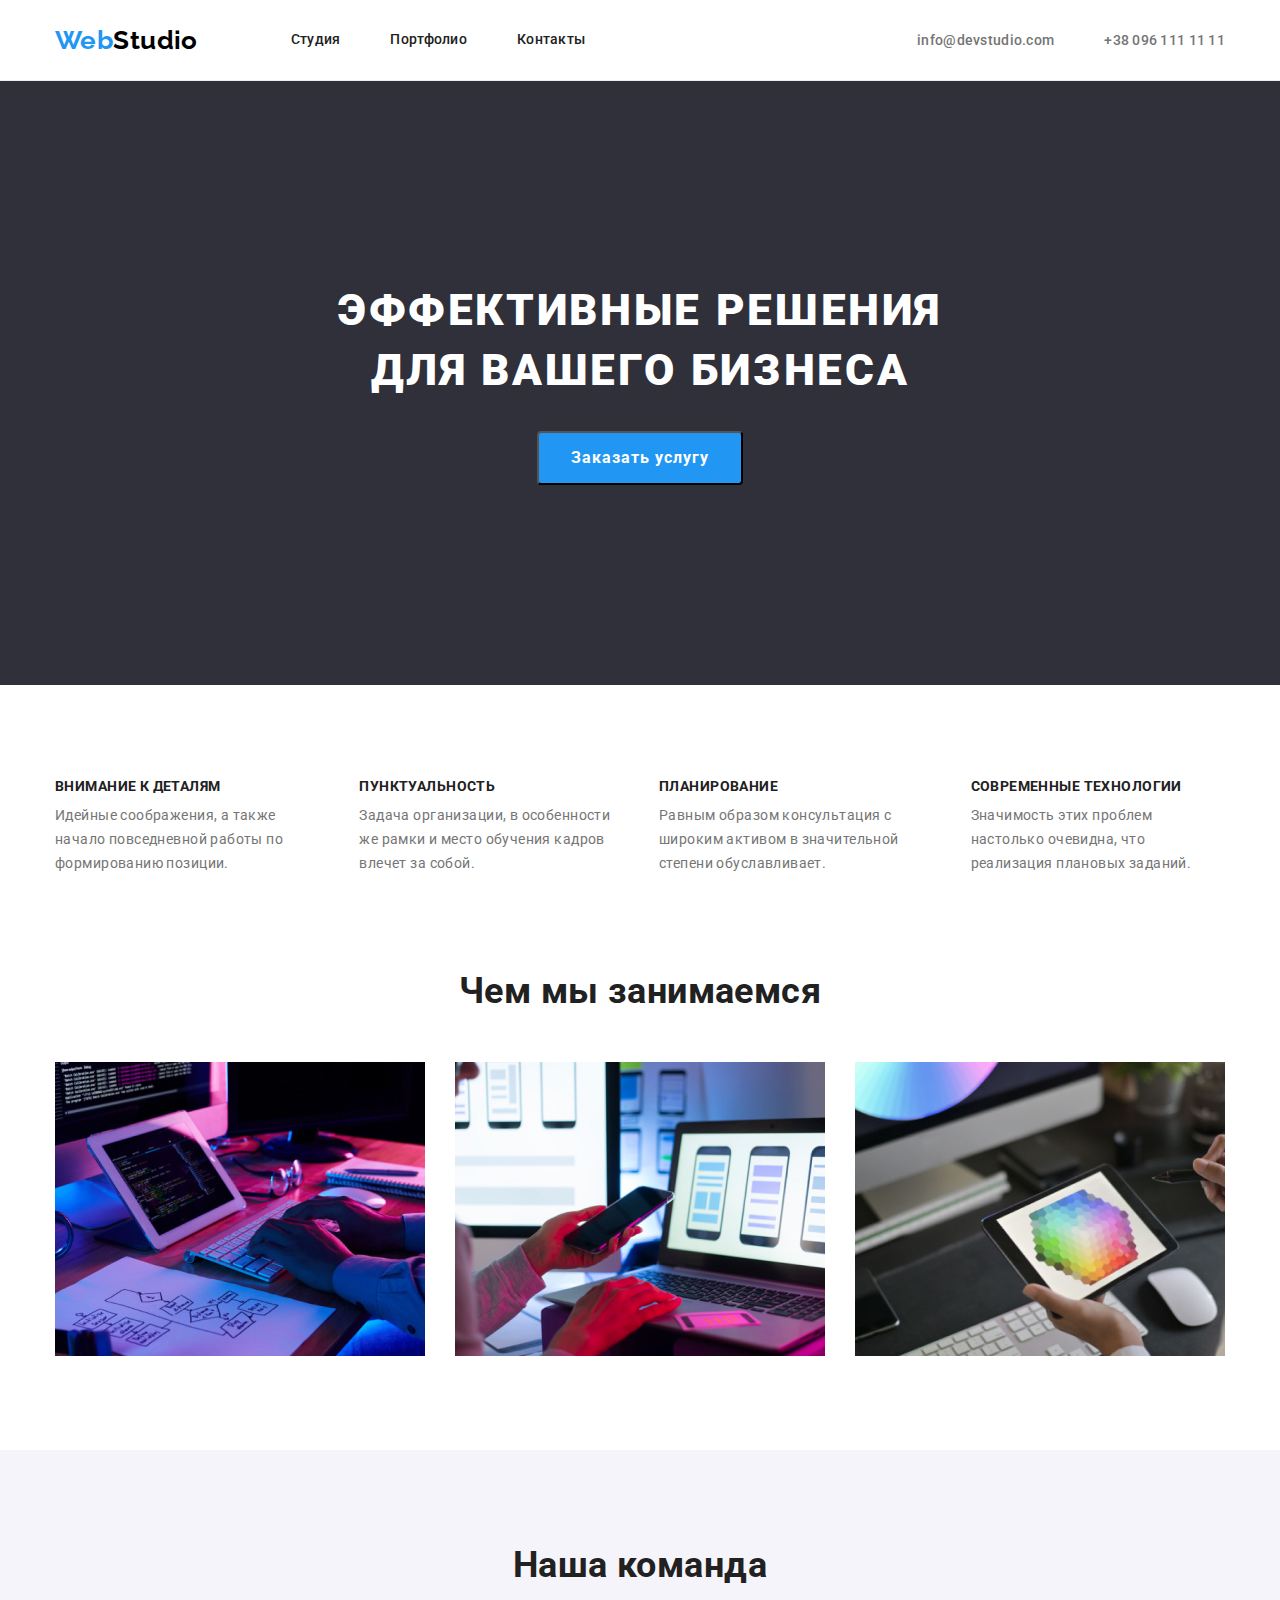
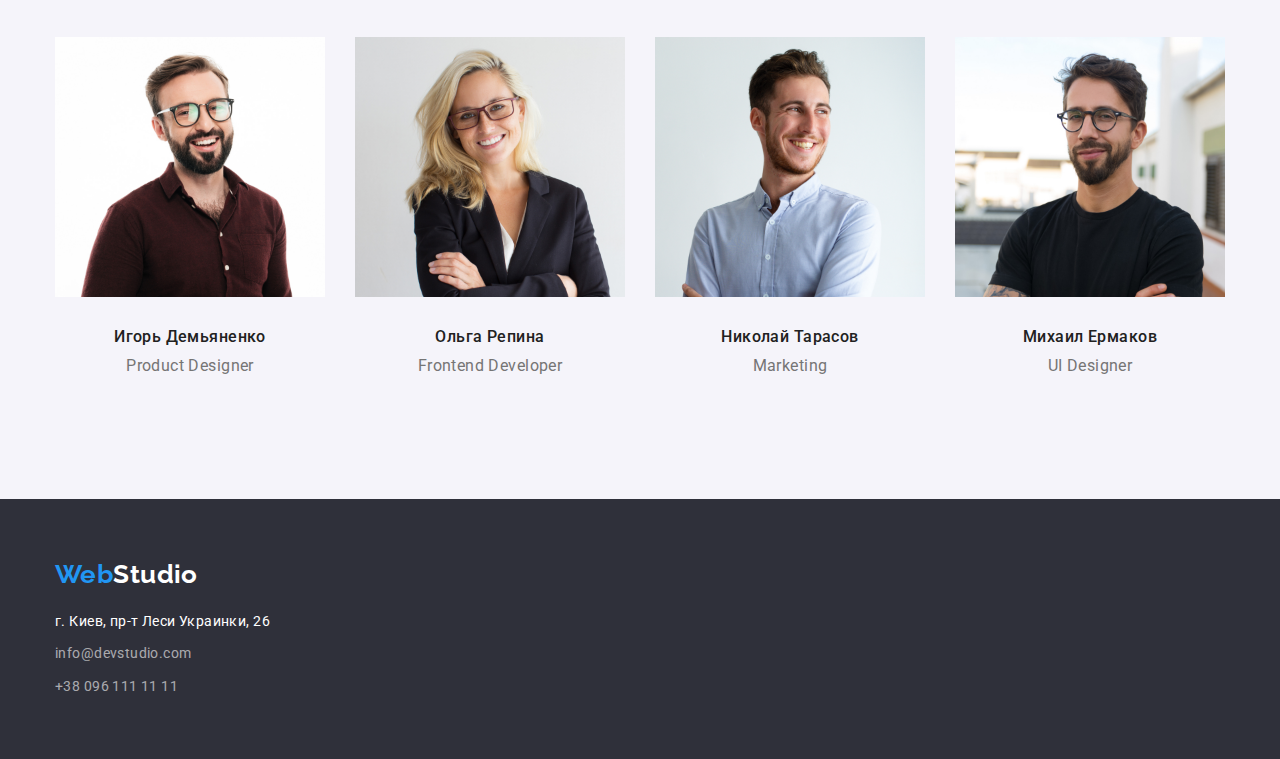
<file: index.html>
<!DOCTYPE html>
<html lang="ru">
  <head>
    <meta charset="UTF-8" />
    <meta http-equiv="X-UA-Compatible" content="IE=edge" />
    <meta name="viewport" content="width=device-width, initial-scale=1.0" />
    <title>WebStudio</title>
    <link rel="preconnect" href="https://fonts.googleapis.com" />
    <link rel="preconnect" href="https://fonts.gstatic.com" crossorigin />
    <link
      href="https://fonts.googleapis.com/css2?family=Raleway:wght@700&family=Roboto:wght@400;500;700;900&display=swap"
      rel="stylesheet"
    />
    <link
      rel="stylesheet"
      href="https://cdnjs.cloudflare.com/ajax/libs/modern-normalize/1.1.0/modern-normalize.min.css"
    />
    <link rel="stylesheet" href="./styles/styles.css" />
  </head>
  <body>
    <header class="header">
      <div class="container main-nav">
        <nav class="nav">
          <a href="./index.html" class="logo"> <span class="logo-blue">Web</span>Studio</a>
          <ul class="site-nav">
            <li class="item"><a href="./index.html" class="link">Студия</a></li>
            <li class="item"><a href="./portfolio.html" class="link">Портфолио</a></li>
            <li class="item"><a href="" class="link">Контакты</a></li>
          </ul>
        </nav>
        <ul class="addresses">
          <li class="item">
            <a href="mailto:info@devstudio.com" class="link">info@devstudio.com </a>
          </li>
          <li class="item"><a href="tel:+380961111111" class="link">+38 096 111 11 11</a></li>
        </ul>
      </div>
    </header>
    <main>
      <section class="hero">
        <div class="container">
          <h1 class="hero-title">Эффективные решения для вашего бизнеса</h1>
          <button class="button primary">Заказать услугу</button>
        </div>
      </section>
      <section class="section">
        <div class="container">
          <ul class="benefits">
            <li class="item">
              <h3 class="title">Внимание к деталям</h3>
              <p class="description">
                Идейные соображения, а также начало повседневной работы по формированию позиции.
              </p>
            </li>
            <li class="item">
              <h3 class="title">Пунктуальность</h3>
              <p class="description">
                Задача организации, в особенности же рамки и место обучения кадров влечет за собой.
              </p>
            </li>
            <li class="item">
              <h3 class="title">Планирование</h3>
              <p class="description">
                Равным образом консультация с широким активом в значительной степени обуславливает.
              </p>
            </li>
            <li class="item">
              <h3 class="title">Современные технологии</h3>
              <p class="description">
                Значимость этих проблем настолько очевидна, что реализация плановых заданий.
              </p>
            </li>
          </ul>
        </div>
      </section>

      <section class="section no-padding">
        <div class="container">
          <h2 class="section-title">Чем мы занимаемся</h2>
          <ul class="works">
            <li class="item"><img src="./img/web.jpg" alt="Web development" width="370" /></li>
            <li class="item">
              <img src="./img/mobile.jpg" alt="Mobile development" width="370" />
            </li>
            <li class="item"><img src="./img/design.jpg" alt="Web design" width="370" /></li>
          </ul>
        </div>
      </section>
      <section class="section team-bg">
        <div class="container">
          <h2 class="section-title">Наша команда</h2>
          <ul class="team">
            <li class="team-item">
              <img src="./img/demianenko.jpg" alt="Product Designer" width="270" />
              <div class="description">
                <h3 class="title">Игорь Демьяненко</h3>
                <p class="profession">Product Designer</p>
              </div>
            </li>
            <li class="team-item">
              <img src="./img/riepina.jpg" alt="Frontend Developer" width="270" />
              <div class="description">
                <h3 class="title">Ольга Репина</h3>
                <p class="profession">Frontend Developer</p>
              </div>
            </li>
            <li class="team-item">
              <img src="./img/tarasov.jpg" alt="Marketing" width="270" />
              <div class="description">
                <h3 class="title">Николай Тарасов</h3>
                <p class="profession">Marketing</p>
              </div>
            </li>
            <li class="team-item">
              <img src="./img/ermakov.jpg" alt="UI Designer" width="270" />
              <div class="description">
                <h3 class="title">Михаил Ермаков</h3>
                <p class="profession">UI Designer</p>
              </div>
            </li>
          </ul>
        </div>
      </section>
    </main>

    <footer class="footer">
      <div class="container">
        <a href="./index.html" class="logo">
          <span class="logo-blue">Web</span><span class="footer-logo">Studio</span></a
        >
        <address class="footer-address">г. Киев, пр-т Леси Украинки, 26</address>
        <ul class="contacts">
          <li class="item">
            <a href="mailto:info@devstudio.com" class="link">info@devstudio.com</a>
          </li>
          <li class="item"><a href="tel:+380961111111" class="link">+38 096 111 11 11</a></li>
        </ul>
      </div>
    </footer>
  </body>
</html>
</file>
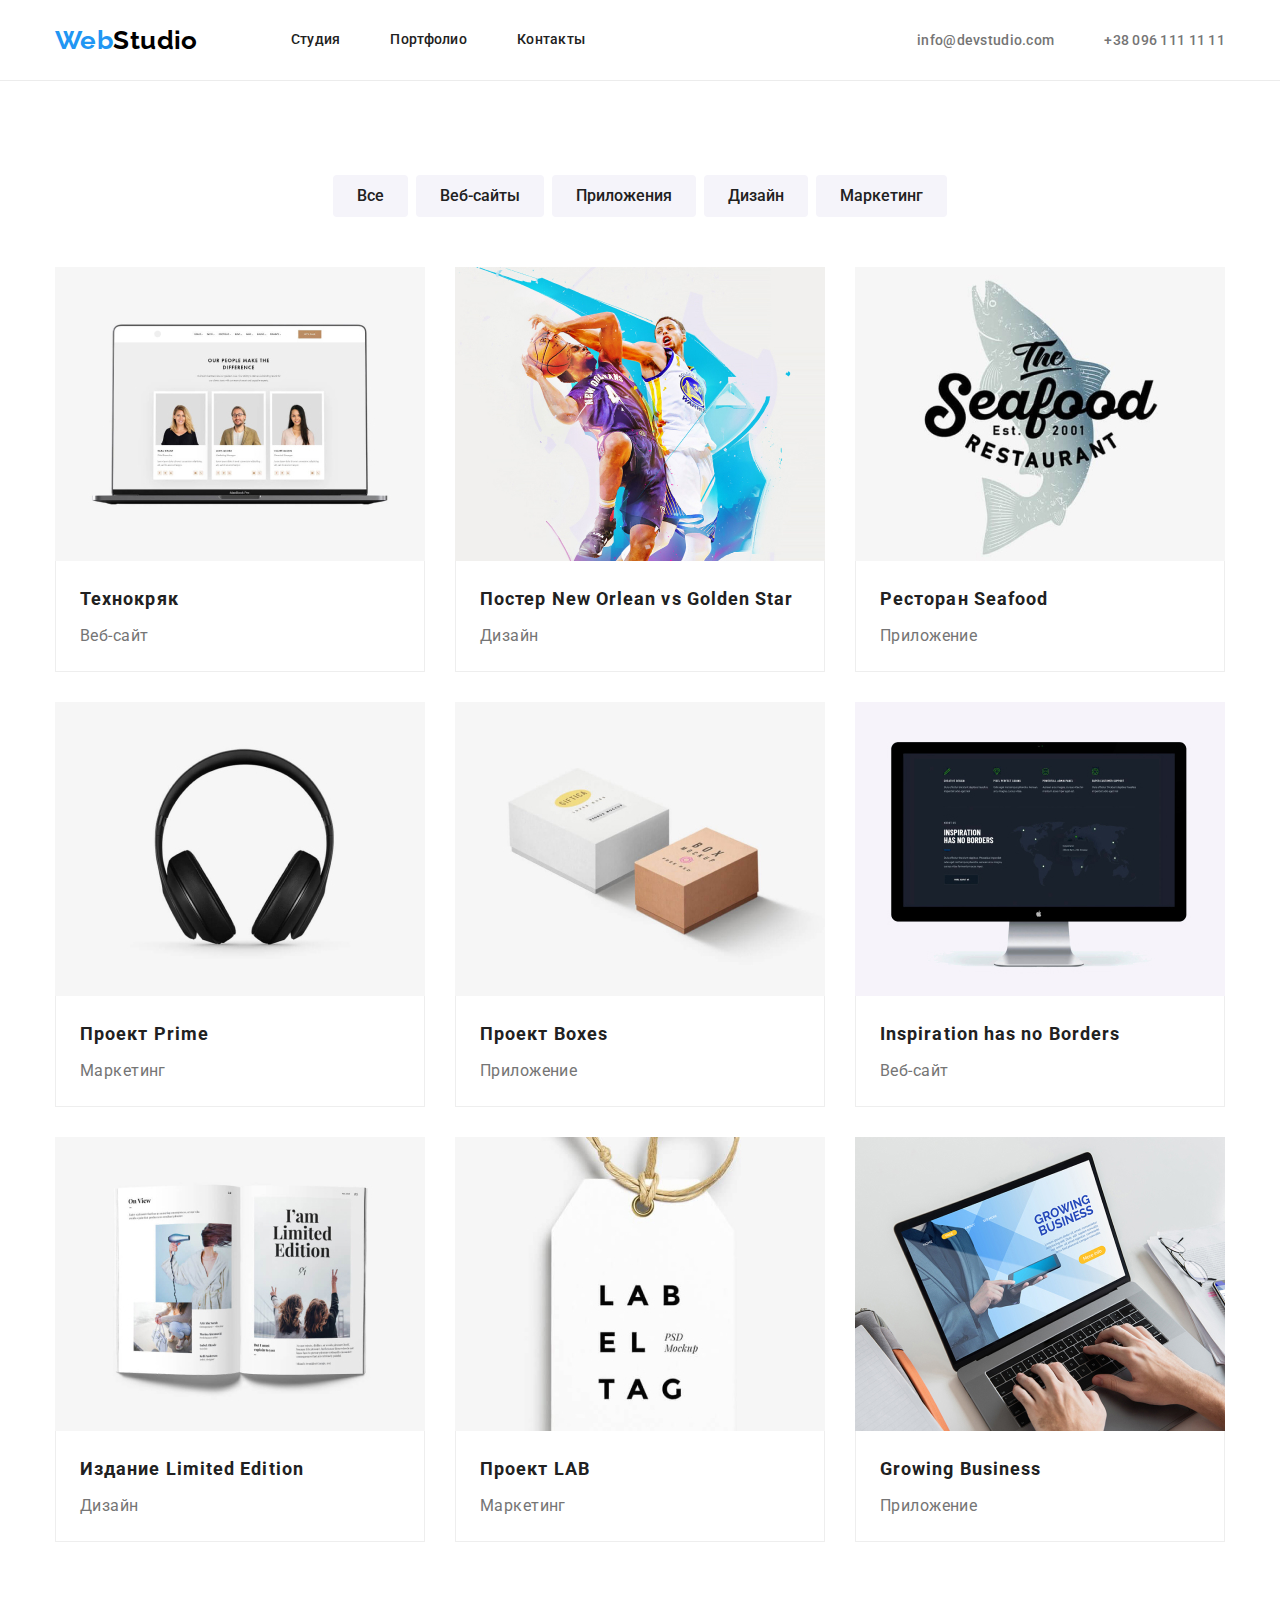
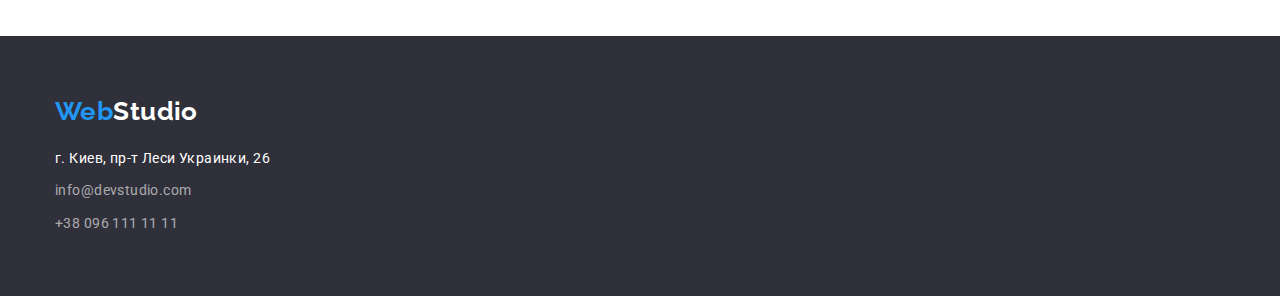
<file: portfolio.html>
<!DOCTYPE html>
<html lang="ru">
  <head>
    <meta charset="UTF-8" />
    <meta http-equiv="X-UA-Compatible" content="IE=edge" />
    <meta name="viewport" content="width=device-width, initial-scale=1.0" />
    <title>Portfolio</title>
    <link rel="preconnect" href="https://fonts.googleapis.com" />
    <link rel="preconnect" href="https://fonts.gstatic.com" crossorigin />
    <link
      href="https://fonts.googleapis.com/css2?family=Raleway:wght@700&family=Roboto:wght@400;500;700;900&display=swap"
      rel="stylesheet"
    />
    <link
      rel="stylesheet"
      href="https://cdnjs.cloudflare.com/ajax/libs/modern-normalize/1.1.0/modern-normalize.min.css"
    />
    <link rel="stylesheet" href="./styles/styles.css" />
  </head>
  <body>
    <header class="header">
      <div class="container main-nav">
        <nav class="nav">
          <a href="./index.html" class="logo"> <span class="logo-blue">Web</span>Studio</a>
          <ul class="site-nav">
            <li class="item"><a href="./index.html" class="link">Студия</a></li>
            <li class="item"><a href="./portfolio.html" class="link">Портфолио</a></li>
            <li class="item"><a href="" class="link">Контакты</a></li>
          </ul>
        </nav>
        <ul class="addresses">
          <li class="item">
            <a href="mailto:info@devstudio.com" class="link">info@devstudio.com </a>
          </li>
          <li class="item"><a href="tel:+380961111111" class="link">+38 096 111 11 11</a></li>
        </ul>
      </div>
    </header>

    <main>
      <section class="section">
        <div class="container">
          <ul class="filters">
            <li class="item"><button name="button" class="button">Все</button></li>
            <li class="item"><button name="button" class="button">Веб-сайты</button></li>
            <li class="item"><button name="button" class="button">Приложения</button></li>
            <li class="item"><button name="button" class="button">Дизайн</button></li>
            <li class="item"><button name="button" class="button">Маркетинг</button></li>
          </ul>

          <ul class="works-list">
            <li class="item">
              <a href="">
                <img src="./img/techcrack.jpg" alt="Технокряк" width="370" />
                <div class="works-name">
                  <h3 class="title">Технокряк</h3>
                  <p class="description">Веб-сайт</p>
                </div>
              </a>
            </li>
            <li class="item">
              <a href=""
                ><img src="./img/poster.jpg" alt="Постер" width="370" />
                <div class="works-name">
                  <h3 class="title">Постер New Orlean vs Golden Star</h3>
                  <p class="description">Дизайн</p>
                </div></a
              >
            </li>
            <li class="item">
              <a href=""
                ><img src="./img/seafood.jpg" alt="Seafood" width="370" />
                <div class="works-name">
                  <h3 class="title">Ресторан Seafood</h3>
                  <p class="description">Приложение</p>
                </div></a
              >
            </li>
            <li class="item">
              <a href=""
                ><img src="./img/prime.jpg" alt="Prime" width="370" />
                <div class="works-name">
                  <h3 class="title">Проект Prime</h3>
                  <p class="description">Маркетинг</p>
                </div></a
              >
            </li>
            <li class="item">
              <a href=""
                ><img src="./img/boxes.jpg" alt="Boxes" width="370" />
                <div class="works-name">
                  <h3 class="title">Проект Boxes</h3>
                  <p class="description">Приложение</p>
                </div></a
              >
            </li>
            <li class="item">
              <a href=""
                ><img src="./img/inspiration.jpg" alt="Inspiration" width="370" />
                <div class="works-name">
                  <h3 class="title">Inspiration has no Borders</h3>
                  <p class="description">Веб-сайт</p>
                </div></a
              >
            </li>
            <li class="item">
              <a href=""
                ><img src="./img/limited.jpg" alt="Limited Edition" width="370" />
                <div class="works-name">
                  <h3 class="title">Издание Limited Edition</h3>
                  <p class="description">Дизайн</p>
                </div></a
              >
            </li>
            <li class="item">
              <a href=""
                ><img src="./img/lab.jpg" alt="Проект LAB" width="370" />
                <div class="works-name">
                  <h3 class="title">Проект LAB</h3>
                  <p class="description">Маркетинг</p>
                </div></a
              >
            </li>
            <li class="item">
              <a href=""
                ><img src="./img/business.jpg" alt="Growing Business" width="370" />
                <div class="works-name">
                  <h3 class="title">Growing Business</h3>
                  <p class="description">Приложение</p>
                </div></a
              >
            </li>
          </ul>
        </div>
      </section>
    </main>
    <footer class="footer">
      <div class="container">
        <a href="./index.html" class="logo">
          <span class="logo-blue">Web</span><span class="footer-logo">Studio</span></a
        >
        <address class="footer-address">г. Киев, пр-т Леси Украинки, 26</address>
        <ul class="contacts">
          <li class="item">
            <a href="mailto:info@devstudio.com" class="link">info@devstudio.com</a>
          </li>
          <li class="item"><a href="tel:+380961111111" class="link">+38 096 111 11 11</a></li>
        </ul>
      </div>
    </footer>
  </body>
</html>
</file>
<file: styles/styles.css>
/* цвет соновного текста #757575 */

/* вторичный цвет текста #212121 */

/* акцент #2196F3 */

/* цвет фона #F5F4FA */

:root {
  --primary-text-color: #757575;
  --title-text-color: #212121;
  --accent-color: #2196f3;
  --white: #ffffff;
  --bg-color-primary: #2f303a;
  --bg-color-secondary: #f5f4fa;
}

body {
  background-color: var(--white);
  color: var(--primary-text-color);

  font-family: 'Roboto', sans-serif;
  letter-spacing: 0.03em;
  font-size: 14px;
}
body a {
  text-decoration: none;
}
ul {
  padding-left: 0;
  margin-top: 0;
  margin-bottom: 0;
}

h1,
h2,
h3,
p {
  margin: 0;
}

.container {
  width: 1200px;
  margin-left: auto;
  margin-right: auto;
  padding-left: 15px;
  padding-right: 15px;

  /* background-color: teal; */
}

/* logo */
.logo {
  color: #000000;

  font-family: 'Raleway', sans-serif;
  font-weight: 700;
  font-size: 26px;
  line-height: 1.19;
}
.logo .logo-blue {
  color: var(--accent-color);
}

ul {
  list-style: none;
}

/* main nav */
.main-nav,
.nav {
  display: flex;
  align-items: center;
}

/* site-nav */

.site-nav {
  display: flex;
  margin-left: 93px;
}

.site-nav .item {
  /* outline: 1px solid red; */
}

.site-nav > .item + .item {
  margin-left: 50px;
}
.site-nav .link {
  display: block;
  padding-top: 32px;
  padding-bottom: 32px;

  color: var(--title-text-color);
  font-weight: 500;
  line-height: 1.14;
  letter-spacing: 0.02em;
}
.site-nav .link:hover,
.site-nav .link:focus {
  color: #2196f3;
}

/* addresses */

.addresses {
  display: flex;
  margin-left: auto;
}
.addresses > .item + .item {
  margin-left: 50px;
}
.addresses .link {
  color: var(--primary-text-color);

  font-weight: 500;
  line-height: 1.14;
  letter-spacing: 0.02em;
}
.addresses .link:hover,
.addresses .link:focus {
  color: #2196f3;
}

.header {
  border-bottom: 1px solid #ececec;
}

/* Sections */

.hero {
  padding-top: 200px;
  padding-bottom: 200px;
  /* outline: 1px solid red; */

  text-align: center;

  background-color: var(--bg-color-primary);
}

.hero-title {
  color: var(--white);

  font-weight: 900;
  font-size: 44px;
  line-height: 1.36;
  text-align: center;
  letter-spacing: 0.06em;
  text-transform: uppercase;

  width: 696px;
  margin-bottom: 30px;
  margin-right: auto;
  margin-left: auto;

  /* outline: 1px solid red; */
}

.section {
  padding: 94px 0;
  /* outline: 1px solid red; */
}

.no-padding {
  padding-top: 0;
}

.section-title {
  color: var(--title-text-color);

  font-weight: 700;
  font-size: 36px;
  line-height: 1.17;
  text-align: center;

  /* outline: 1px solid red; */
  margin-bottom: 50px;
}
/* finished 22.07 */
/* .benefits {
  outline: 1px solid red;
} */

.benefits {
  display: flex;
}

.benefits .item + .item {
  margin-left: 30px;
}

.benefits .title {
  color: var(--title-text-color);

  font-weight: 700;
  font-size: 14px;
  line-height: 1.14;
  letter-spacing: 0.03em;
  text-transform: uppercase;

  /* outline: 1px solid red; */
  margin-bottom: 10px;
}

.benefits .description {
  font-weight: 400;
  font-size: 14px;
  line-height: 1.71;

  /* outline: 1px solid red; */
}

/* Works */
.works {
  display: flex;
}
.works img {
  display: block;
}
.works .item + .item {
  margin-left: 30px;
}

/* Team */

.team {
  display: flex;
}
.team-item > img {
  display: block;
}

.team .team-item + .team-item {
  margin-left: 30px;
}

.team-bg {
  background-color: var(--bg-color-secondary);
}
.team .title {
  color: var(--title-text-color);

  font-weight: 500;
  font-size: 16px;
  line-height: 1.19;
  text-align: center;
}

.team-item .profession {
  font-weight: 400;
  font-size: 16px;
  line-height: 1.19;
  text-align: center;
}
.team-item > .description {
  padding-top: 30px;
  padding-bottom: 30px;
}
.description > .title {
  margin-bottom: 10px;
}

/* button */
.hero .button {
  font-weight: 700;
  font-size: 16px;
  line-height: 1.87;
  letter-spacing: 0.06em;
}

.button.primary {
  color: var(--white);
  background-color: var(--accent-color);

  padding: 10px 32px;
  border-radius: 4px;
  min-width: 200px;
}

.button.primary:hover {
  color: var(--accent-color);
  background-color: var(--white);
  cursor: pointer;
}

.button.secondary {
  color: var(--accent-color);
  background-color: var(--white);
}

/* footer */
.footer {
  padding-top: 60px;
  padding-bottom: 60px;

  background-color: var(--bg-color-primary);
}
.footer .logo {
  display: inline-block;
  margin-bottom: 20px;
}
.footer-logo {
  color: var(--white);
}
.footer-address {
  display: block;
  font-style: normal;
  color: var(--white);
  margin-bottom: 9px;
}
.contacts .link {
  color: rgba(255, 255, 255, 0.6);
}
.contacts .item + .item {
  margin-top: 9px;
}

.footer-address,
.contacts {
  font-weight: 400;
  font-size: 14px;
  line-height: 1.71;
}

/* Portfolio page */

.filters {
  display: flex;
  justify-content: center;

  margin-bottom: 50px;
}
.filters .item + .item {
  margin-left: 8px;
}
.filters .button {
  padding: 6px 22px;

  font-family: inherit;
  color: var(--title-text-color);
  background-color: var(--bg-color-secondary);
  border-color: transparent;
  border-radius: 4px;

  cursor: pointer;
  font-weight: 500;
  font-size: 16px;
  line-height: 1.62;
}
.filters .button:hover,
.filters .button:focus {
  color: var(--white);
  background-color: var(--accent-color);
}

.works-list {
  display: flex;
  flex-wrap: wrap;
  justify-content: space-between;
}

.works-list > .item {
  width: 370px;
  margin-right: 30px;
  margin-bottom: 30px;
}
.works-list > .item:nth-last-child(-n + 3) {
  margin-bottom: 0;
}
.works-list > .item:nth-child(3n) {
  margin-right: 0;
}
.works-list > .item img {
  display: block;
}

.works-list a {
  text-decoration: none;
}
.works-list .title {
  color: var(--title-text-color);

  font-weight: 700;
  font-size: 18px;
  line-height: 2;
  letter-spacing: 0.06em;
}
.works-list .description {
  color: var(--primary-text-color);

  font-size: 16px;
  line-height: 1.87;
}

.works-list > .item > img {
  display: block;
}

.works-name {
  padding-top: 20px;
  padding-bottom: 20px;
  padding-right: 24px;
  padding-left: 24px;

  border-bottom: 1px solid #eeeeee;
  border-right: 1px solid #eeeeee;
  border-left: 1px solid #eeeeee;
}
.works-list > .item .title {
  margin-bottom: 4px;
}
</file>
